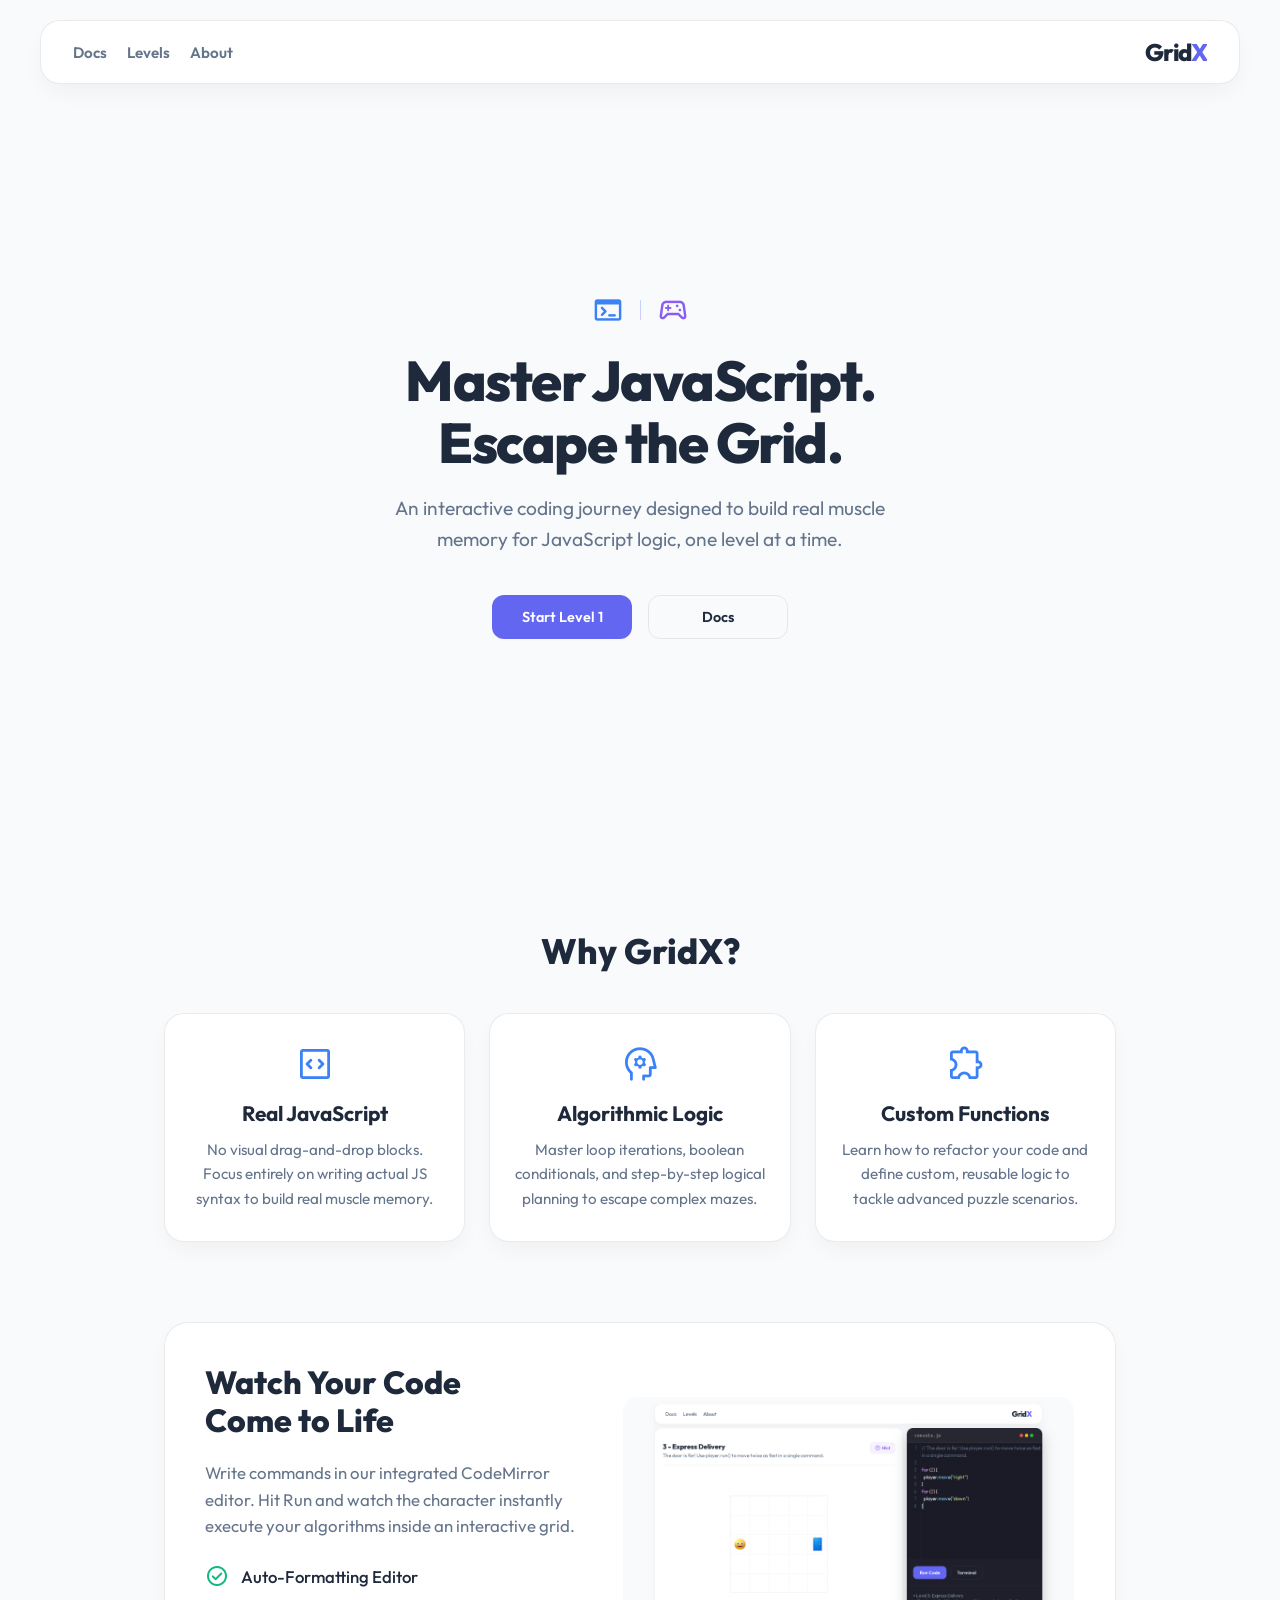
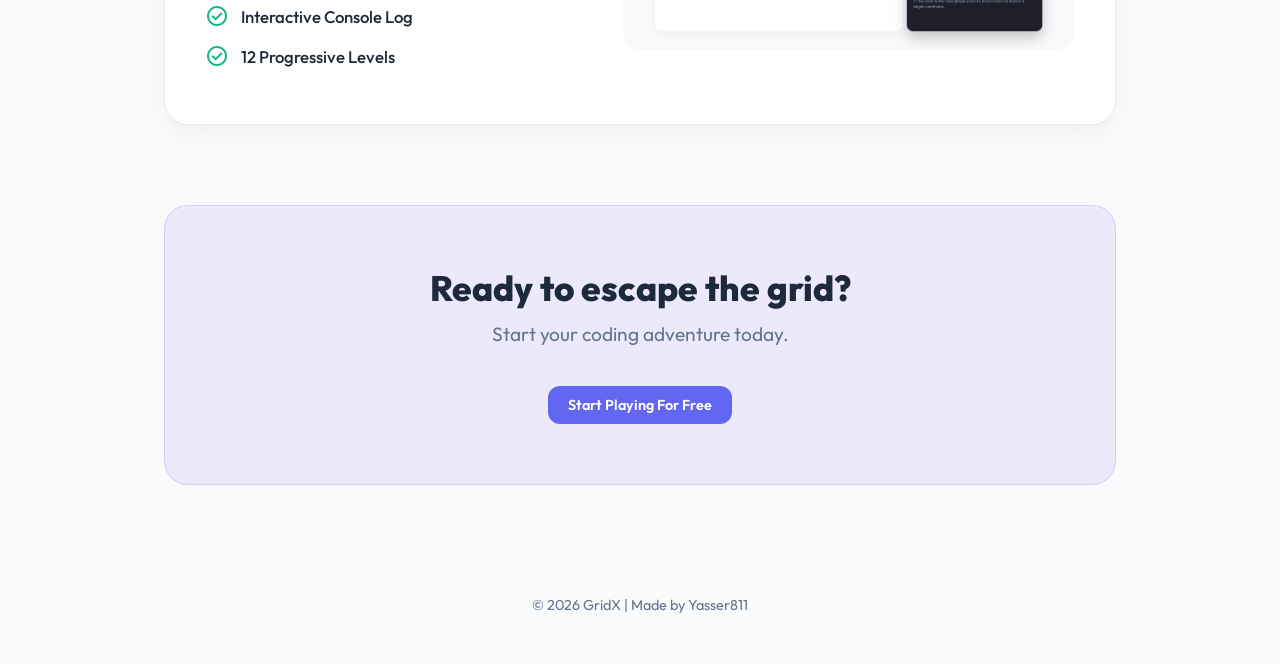
<file: index.html>
<!doctype html>
<html lang="en">
  <head>
    <meta charset="UTF-8" />
    <meta name="viewport" content="width=device-width, initial-scale=1.0" />
    <title>GridX - Welcome</title>
    <link rel="icon" type="image/png" href="imges/logo.png" />
    <link rel="preconnect" href="https://fonts.googleapis.com" />
    <link rel="preconnect" href="https://fonts.gstatic.com" crossorigin />
    <link
      href="https://fonts.googleapis.com/css2?family=Outfit:wght@400;500;600;800&family=IBM+Plex+Sans+Arabic:wght@400;700&display=swap"
      rel="stylesheet"
    />
    <link
      rel="stylesheet"
      href="https://fonts.googleapis.com/css2?family=Material+Symbols+Rounded:opsz,wght,FILL,GRAD@24,400,0,0"
    />
    <link rel="stylesheet" href="./styles/style.css" />
    <link rel="stylesheet" href="./styles/welcome.css" />
  </head>
  <body class="welcome-page">
    <div class="welcome-container">
      <!-- Navbar -->
      <header class="glass shared-header">
        <button class="menu-toggle" id="menu-toggle">
          <span class="bar"></span>
          <span class="bar"></span>
          <span class="bar"></span>
        </button>
        <div class="header-controls" id="nav-links">
          <a href="commands.html" class="nav-link">Docs</a>
          <a href="levels.html" class="nav-link">Levels</a>
          <a href="about.html" class="nav-link">About</a>
        </div>
        <div class="logo">
          <span class="grid">Grid</span><span class="x">X</span>
        </div>
      </header>

      <!-- Hero Section -->
      <section class="hero-simple">
        <div class="hero-content">
          <div class="hero-fusion-simple">
            <span class="material-symbols-rounded icon-hero">terminal</span>
            <span class="icon-divider"></span>
            <span class="material-symbols-rounded icon-hero"
              >sports_esports</span
            >
          </div>

          <h1 class="hero-title-simple">
            Master JavaScript.<br />
            Escape the Grid.
          </h1>

          <p class="hero-subtitle-simple">
            An interactive coding journey designed to build real muscle memory
            for JavaScript logic, one level at a time.
          </p>

          <div class="hero-actions-simple">
            <a href="game.html" class="btn btn-primary btn-hero-width">
              Start Level 1
            </a>
            <a href="commands.html" class="btn btn-outline btn-hero-width">
              Docs
            </a>
          </div>
        </div>
      </section>

      <main class="landing-blocks">
        <!-- Features Section -->
        <section class="features-section">
          <h2 class="section-heading">Why GridX?</h2>
          <div class="features-grid">
            <div class="feature-box glass">
              <span class="material-symbols-rounded fb-icon">code_blocks</span>
              <h3>Real JavaScript</h3>
              <p>
                No visual drag-and-drop blocks. Focus entirely on writing actual
                JS syntax to build real muscle memory.
              </p>
            </div>
            <div class="feature-box glass">
              <span class="material-symbols-rounded fb-icon">psychology</span>
              <h3>Algorithmic Logic</h3>
              <p>
                Master loop iterations, boolean conditionals, and step-by-step
                logical planning to escape complex mazes.
              </p>
            </div>
            <div class="feature-box glass">
              <span class="material-symbols-rounded fb-icon">extension</span>
              <h3>Custom Functions</h3>
              <p>
                Learn how to refactor your code and define custom, reusable
                logic to tackle advanced puzzle scenarios.
              </p>
            </div>
          </div>
        </section>

        <!-- Showcase Section with the Gameplay Image -->
        <section class="showcase-section">
          <div class="showcase-content glass">
            <div class="showcase-text">
              <h2>Watch Your Code<br />Come to Life</h2>
              <p>
                Write commands in our integrated CodeMirror editor. Hit Run and
                watch the character instantly execute your algorithms inside an
                interactive grid.
              </p>
              <ul class="benefits">
                <li>
                  <span class="material-symbols-rounded text-green"
                    >check_circle</span
                  >
                  Auto-Formatting Editor
                </li>
                <li>
                  <span class="material-symbols-rounded text-green"
                    >check_circle</span
                  >
                  Interactive Console Log
                </li>
                <li>
                  <span class="material-symbols-rounded text-green"
                    >check_circle</span
                  >
                  12 Progressive Levels
                </li>
              </ul>
            </div>
            <div class="showcase-image">
              <img
                src="imges/gameplay.png"
                alt="GridX Gameplay Preview"
                class="gameplay-mockup"
              />
            </div>
          </div>
        </section>

        <!-- Final CTA -->
        <section class="cta-section">
          <h2>Ready to escape the grid?</h2>
          <p class="cta-desc">Start your coding adventure today.</p>
          <a
            href="game.html"
            class="btn btn-primary btn-large"
            style="display: inline-flex; margin-top: 10px"
          >
            Start Playing For Free
          </a>
        </section>
      </main>

      <footer>
        <p>&copy; 2026 GridX | Made by Yasser811</p>
      </footer>
    </div>
    <script src="scripts/nav.js"></script>
  </body>
</html>
</file>
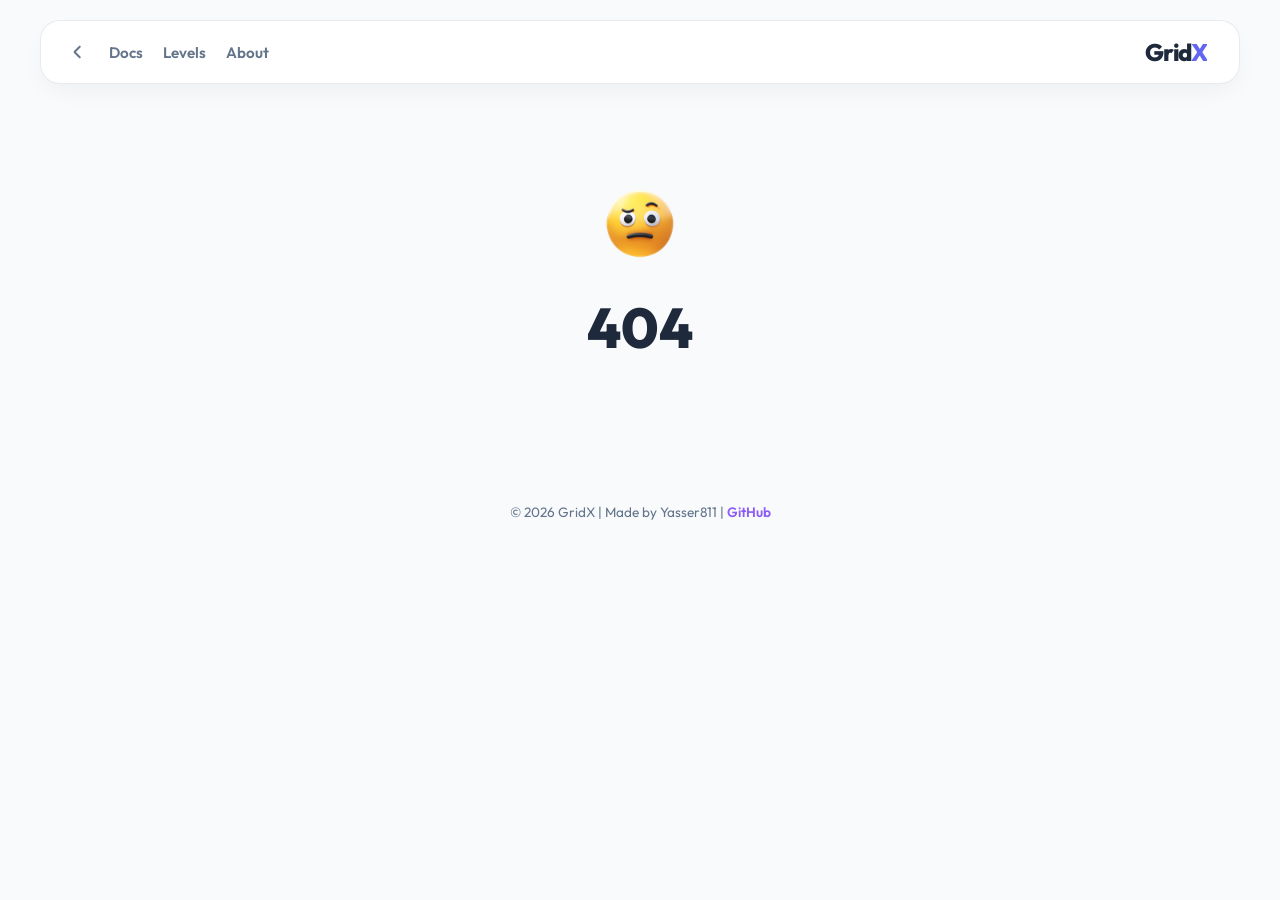
<file: about.html>
<!doctype html>
<html lang="en">
  <head>
    <meta charset="UTF-8" />
    <meta name="viewport" content="width=device-width, initial-scale=1.0" />
    <title>GridX - About</title>
    <link rel="icon" type="image/png" href="imges/logo.png" />
    <link rel="preconnect" href="https://fonts.googleapis.com" />
    <link rel="preconnect" href="https://fonts.gstatic.com" crossorigin />
    <link
      href="https://fonts.googleapis.com/css2?family=Outfit:wght@400;600;800&family=Fira+Code:wght@400;500;600&display=swap"
      rel="stylesheet"
    />
    <link
      rel="stylesheet"
      href="https://fonts.googleapis.com/css2?family=Material+Symbols+Rounded:opsz,wght,FILL,GRAD@24,400,0,0"
    />
    <link rel="stylesheet" href="./styles/style.css" />
    <link rel="stylesheet" href="./styles/about.css" />
  </head>
  <body class="about-page">
    <div class="about-container">
      <header class="glass shared-header">
        <button class="menu-toggle" id="menu-toggle">
          <span class="bar"></span>
          <span class="bar"></span>
          <span class="bar"></span>
        </button>
        <div class="header-controls" id="nav-links">
          <span
            class="material-symbols-rounded nav-link"
            style="font-size: 1rem; cursor: pointer;"
            onclick="window.history.back()"
            >arrow_back_ios</span
          >
          <a href="commands.html" class="nav-link">Docs</a>
          <a href="levels.html" class="nav-link">Levels</a>
          <a href="about.html" class="nav-link">About</a>
        </div>
        <div class="logo"><span class="grid">Grid</span><span class="x">X</span></div>
      </header>

      <main class="about-main">
        <section class="about-hero">
          <div class="hero-image">
            <img
              src="imges/player-lost.png"
              alt="GridX"
              width="80"
              height="80"
            />
          </div>
          <h1>404</h1>
        </section>

        <footer>
          <p>
            &copy; 2026 GridX | Made by Yasser811 |
            <a href="https://github.com/yasser8111" class="footer-link"
              >GitHub</a
            >
          </p>
        </footer>
      </main>
    </div>
    <script src="scripts/nav.js"></script>
  </body>
</html>
</file>
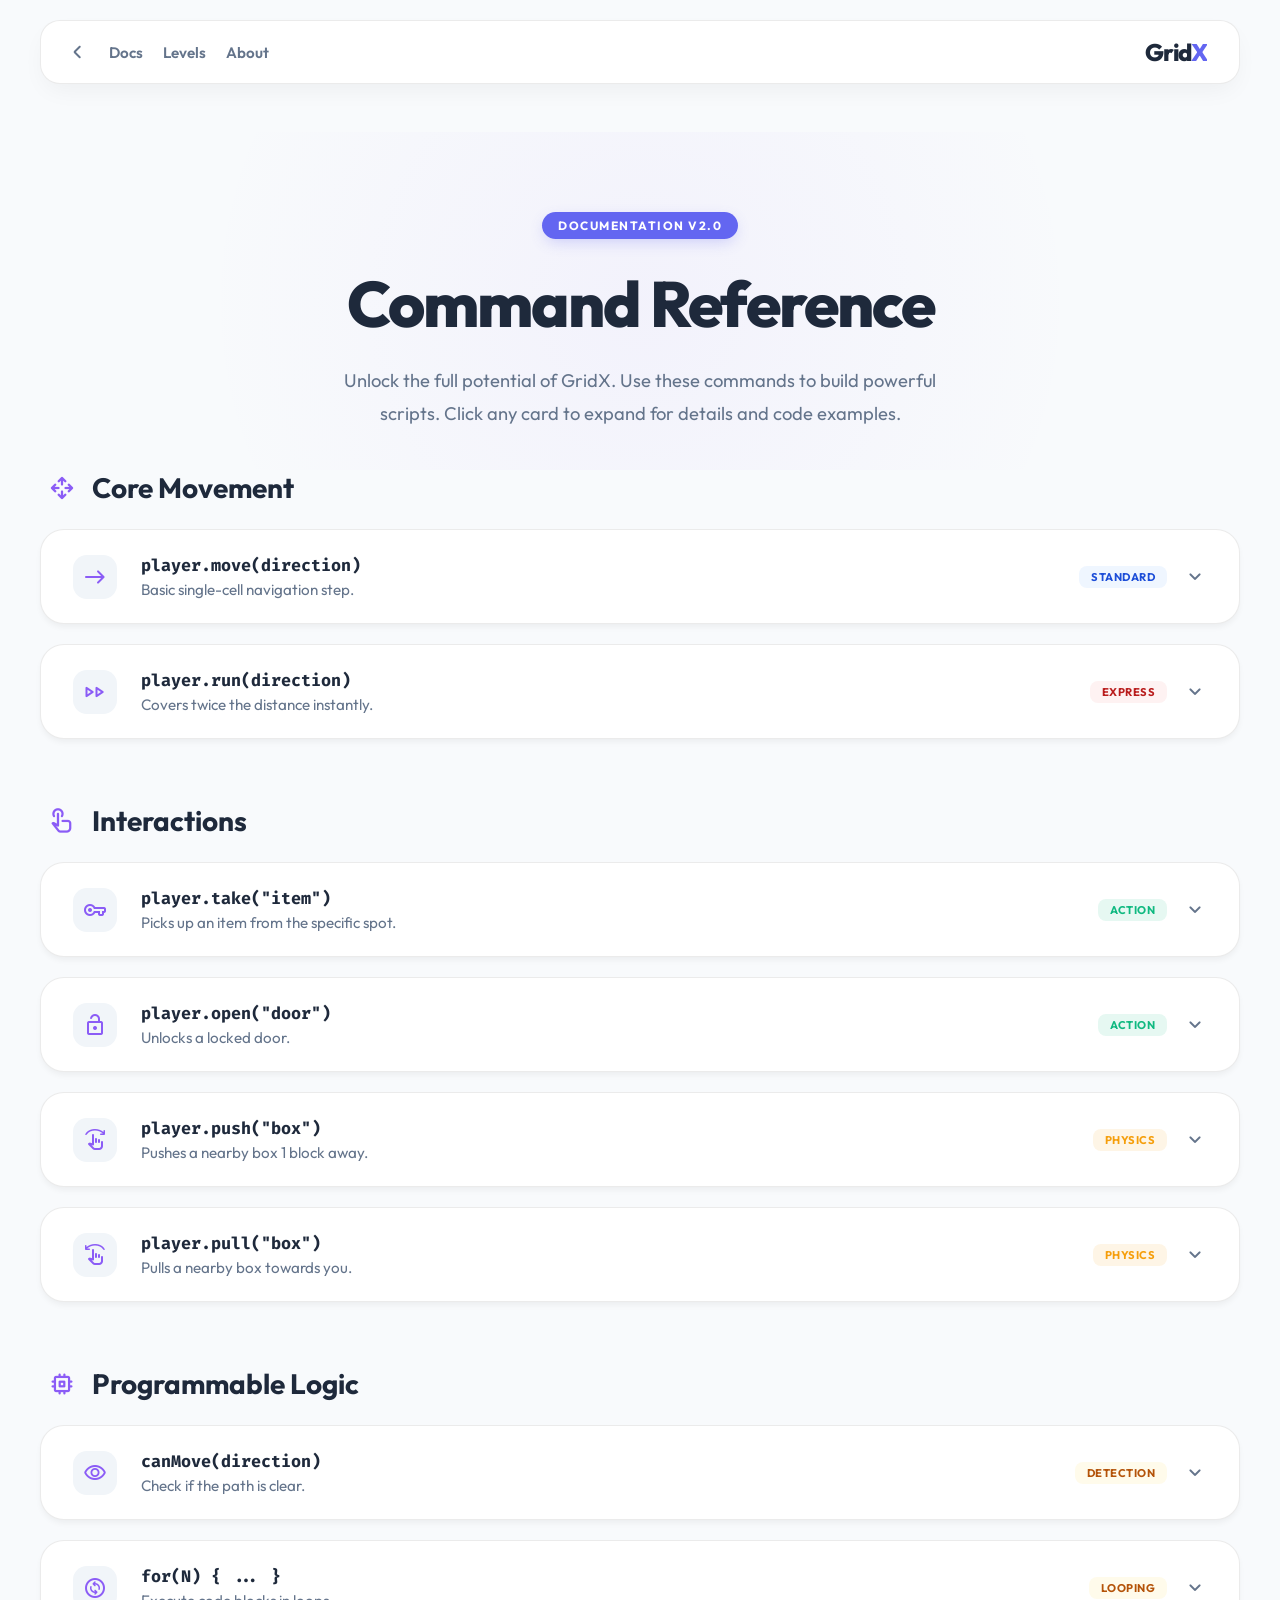
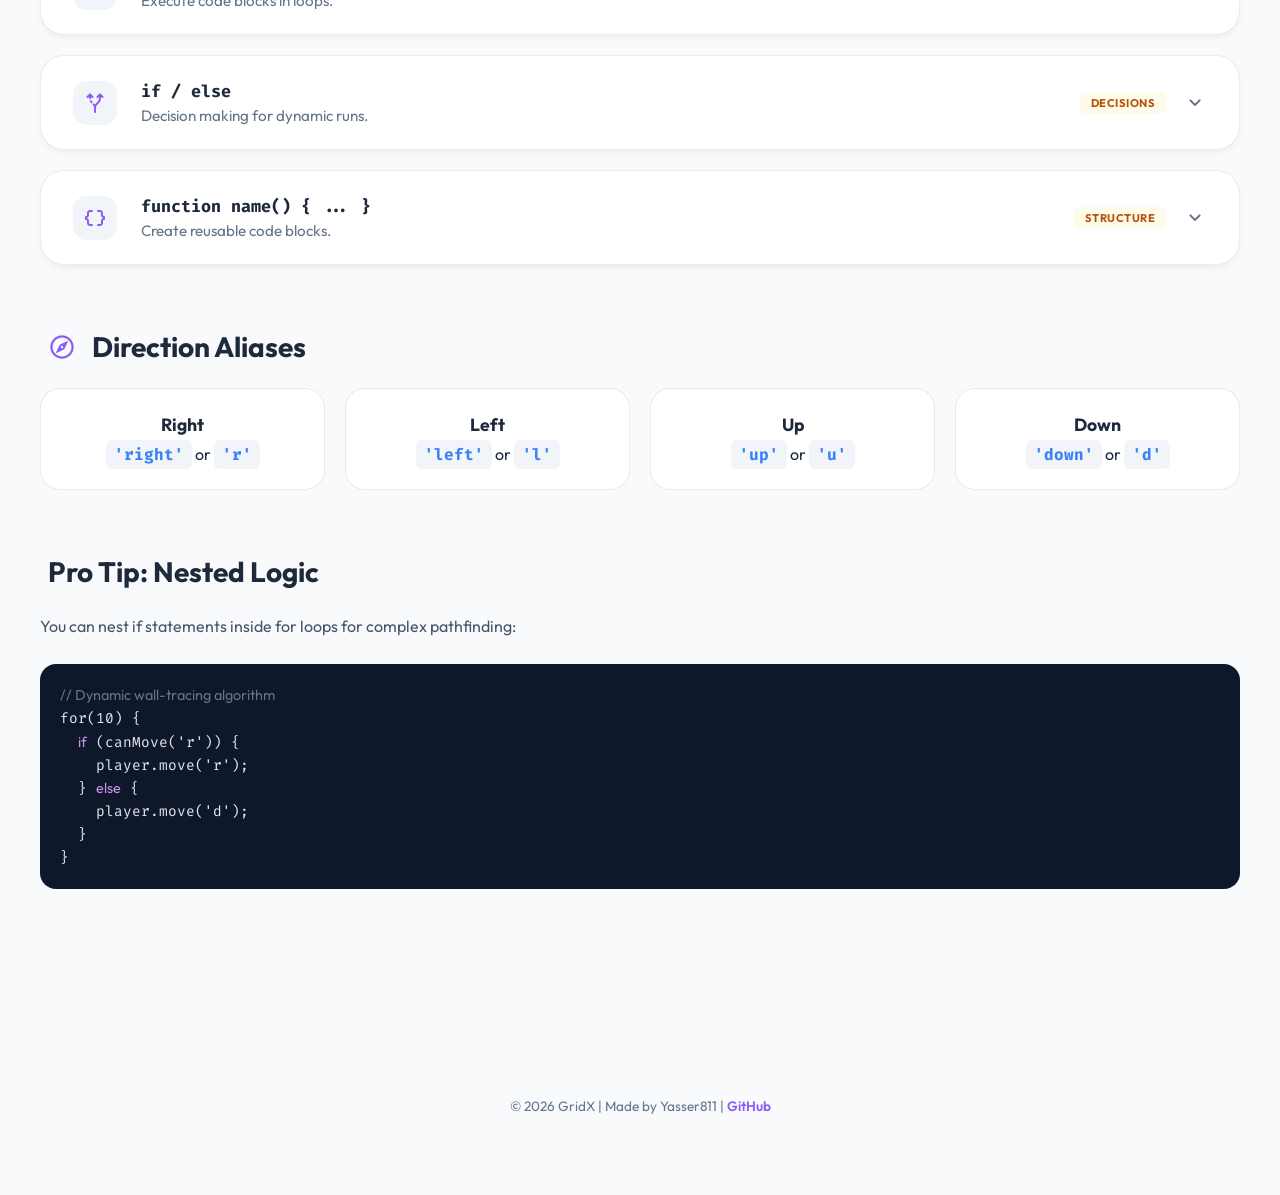
<file: commands.html>
<!doctype html>
<html lang="en">
  <head>
    <meta charset="UTF-8" />
    <meta name="viewport" content="width=device-width, initial-scale=1.0" />
    <title>GridX - Commands</title>
    <link rel="icon" type="image/png" href="imges/logo.png" />
    <link rel="preconnect" href="https://fonts.googleapis.com" />
    <link rel="preconnect" href="https://fonts.gstatic.com" crossorigin />
    <link
      href="https://fonts.googleapis.com/css2?family=Outfit:wght@400;500;600;700;800&family=Fira+Code:wght@400;500;600&display=swap"
      rel="stylesheet"
    />
    <link
      rel="stylesheet"
      href="https://fonts.googleapis.com/css2?family=Material+Symbols+Rounded:opsz,wght,FILL,GRAD@24,400,0,0"
    />
    <link rel="stylesheet" href="./styles/style.css" />
    <link rel="stylesheet" href="./styles/commands.css" />
  </head>
  <body class="docs-page">
    <div class="docs-container">
      <header class="glass shared-header">
        <button class="menu-toggle" id="menu-toggle">
          <span class="bar"></span>
          <span class="bar"></span>
          <span class="bar"></span>
        </button>
        <div class="header-controls" id="nav-links">
          <span
            class="material-symbols-rounded nav-link"
            style="font-size: 1rem; cursor: pointer"
            onclick="window.history.back()"
            >arrow_back_ios</span
          >
          <a href="commands.html" class="nav-link">Docs</a>
          <a href="levels.html" class="nav-link">Levels</a>
          <a href="about.html" class="nav-link">About</a>
        </div>
        <div class="logo">
          <span class="grid">Grid</span><span class="x">X</span>
        </div>
      </header>

      <main class="docs-main">
        <!-- Hero Section -->
        <section class="hero-section">
          <div class="title-badge">Documentation v2.0</div>
          <h1>Command Reference</h1>
          <p class="lead">
            Unlock the full potential of GridX. Use these commands to build
            powerful scripts. Click any card to expand for details and code
            examples.
          </p>
        </section>

        <!-- Movement Section -->
        <section class="api-section">
          <h2 class="section-title">
            <span class="material-symbols-rounded">open_with</span>
            Core Movement
          </h2>
          <div class="command-list">
            <details class="command-row">
              <summary>
                <div class="cmd-info">
                  <div class="cmd-icon">
                    <span class="material-symbols-rounded">east</span>
                  </div>
                  <div class="cmd-meta-header">
                    <span class="cmd-syntax">player.move(direction)</span>
                    <span class="cmd-brief"
                      >Basic single-cell navigation step.</span
                    >
                  </div>
                </div>
                <div class="cmd-actions">
                  <span class="cmd-type-badge type-std">Standard</span>
                  <span class="material-symbols-rounded cmd-arrow"
                    >expand_more</span
                  >
                </div>
              </summary>
              <div class="cmd-details">
                <p class="detail-text">
                  Moves the player exactly one grid unit. If the move is invalid
                  (e.g. hitting a wall), the execution will crash and stop.
                  Supports both full names and shorthands.
                </p>
                <div class="code-wrapper">
                  <pre>player.move('right'); <span style="color: #64748b;">// Full version</span>
player.move('u');     <span style="color: #64748b;">// Shorthand for Up</span></pre>
                </div>
              </div>
            </details>

            <details class="command-row">
              <summary>
                <div class="cmd-info">
                  <div class="cmd-icon">
                    <span class="material-symbols-rounded">fast_forward</span>
                  </div>
                  <div class="cmd-meta-header">
                    <span class="cmd-syntax">player.run(direction)</span>
                    <span class="cmd-brief"
                      >Covers twice the distance instantly.</span
                    >
                  </div>
                </div>
                <div class="cmd-actions">
                  <span class="cmd-type-badge type-fast">Express</span>
                  <span class="material-symbols-rounded cmd-arrow"
                    >expand_more</span
                  >
                </div>
              </summary>
              <div class="cmd-details">
                <p class="detail-text">
                  A high-speed alternative that moves the character two cells in
                  a single command. Equivalent to calling
                  <code>move()</code> twice.
                </p>
                <div class="code-wrapper">
                  <pre>player.run('down');
player.run('l'); <span style="color: #64748b;">// Fast left navigation</span></pre>
                </div>
              </div>
            </details>
          </div>
        </section>

        <!-- Interaction Section -->
        <section class="api-section">
          <h2 class="section-title">
            <span class="material-symbols-rounded">touch_app</span>
            Interactions
          </h2>
          <div class="command-list">
            <details class="command-row">
              <summary>
                <div class="cmd-info">
                  <div class="cmd-icon">
                    <span class="material-symbols-rounded">vpn_key</span>
                  </div>
                  <div class="cmd-meta-header">
                    <span class="cmd-syntax">player.take("item")</span>
                    <span class="cmd-brief"
                      >Picks up an item from the specific spot.</span
                    >
                  </div>
                </div>
                <div class="cmd-actions">
                  <span
                    class="cmd-type-badge type-logic"
                    style="
                      background: rgba(16, 185, 129, 0.1);
                      color: #10b981;
                      border-color: rgba(16, 185, 129, 0.3);
                    "
                    >Action</span
                  >
                  <span class="material-symbols-rounded cmd-arrow"
                    >expand_more</span
                  >
                </div>
              </summary>
              <div class="cmd-details">
                <p class="detail-text">
                  Used to collect items (like keys) that are on the same cell as
                  the player.
                </p>
                <div class="code-wrapper">
                  <pre>player.take('key'); <span style="color: #64748b;">// Picks up the key</span></pre>
                </div>
              </div>
            </details>

            <details class="command-row">
              <summary>
                <div class="cmd-info">
                  <div class="cmd-icon">
                    <span class="material-symbols-rounded">lock_open</span>
                  </div>
                  <div class="cmd-meta-header">
                    <span class="cmd-syntax">player.open("door")</span>
                    <span class="cmd-brief">Unlocks a locked door.</span>
                  </div>
                </div>
                <div class="cmd-actions">
                  <span
                    class="cmd-type-badge type-logic"
                    style="
                      background: rgba(16, 185, 129, 0.1);
                      color: #10b981;
                      border-color: rgba(16, 185, 129, 0.3);
                    "
                    >Action</span
                  >
                  <span class="material-symbols-rounded cmd-arrow"
                    >expand_more</span
                  >
                </div>
              </summary>
              <div class="cmd-details">
                <p class="detail-text">
                  Opens a locked door. You must be adjacent to the door or
                  directly on it, and have already collected a key.
                </p>
                <div class="code-wrapper">
                  <pre>player.open('door');</pre>
                </div>
              </div>
            </details>

            <details class="command-row">
              <summary>
                <div class="cmd-info">
                  <div class="cmd-icon">
                    <span class="material-symbols-rounded">swipe_right</span>
                  </div>
                  <div class="cmd-meta-header">
                    <span class="cmd-syntax">player.push("box")</span>
                    <span class="cmd-brief"
                      >Pushes a nearby box 1 block away.</span
                    >
                  </div>
                </div>
                <div class="cmd-actions">
                  <span
                    class="cmd-type-badge type-logic"
                    style="
                      background: rgba(245, 158, 11, 0.1);
                      color: #f59e0b;
                      border-color: rgba(245, 158, 11, 0.3);
                    "
                    >Physics</span
                  >
                  <span class="material-symbols-rounded cmd-arrow"
                    >expand_more</span
                  >
                </div>
              </summary>
              <div class="cmd-details">
                <p class="detail-text">
                  If you are standing directly next to a box, this pushes the
                  box 1 space away from you. Box cannot be pushed into walls or
                  boundaries.
                </p>
                <div class="code-wrapper">
                  <pre>player.push('box');</pre>
                </div>
              </div>
            </details>

            <details class="command-row">
              <summary>
                <div class="cmd-info">
                  <div class="cmd-icon">
                    <span class="material-symbols-rounded">swipe_left</span>
                  </div>
                  <div class="cmd-meta-header">
                    <span class="cmd-syntax">player.pull("box")</span>
                    <span class="cmd-brief"
                      >Pulls a nearby box towards you.</span
                    >
                  </div>
                </div>
                <div class="cmd-actions">
                  <span
                    class="cmd-type-badge type-logic"
                    style="
                      background: rgba(245, 158, 11, 0.1);
                      color: #f59e0b;
                      border-color: rgba(245, 158, 11, 0.3);
                    "
                    >Physics</span
                  >
                  <span class="material-symbols-rounded cmd-arrow"
                    >expand_more</span
                  >
                </div>
              </summary>
              <div class="cmd-details">
                <p class="detail-text">
                  If you are standing directly next to a box, you take a step
                  backward and drag the box into the space you just left.
                </p>
                <div class="code-wrapper">
                  <pre>player.pull('box');</pre>
                </div>
              </div>
            </details>
          </div>
        </section>

        <!-- Logic Section -->
        <section class="api-section">
          <h2 class="section-title">
            <span class="material-symbols-rounded">memory</span>
            Programmable Logic
          </h2>
          <div class="command-list">
            <details class="command-row">
              <summary>
                <div class="cmd-info">
                  <div class="cmd-icon">
                    <span class="material-symbols-rounded">visibility</span>
                  </div>
                  <div class="cmd-meta-header">
                    <span class="cmd-syntax">canMove(direction)</span>
                    <span class="cmd-brief">Check if the path is clear.</span>
                  </div>
                </div>
                <div class="cmd-actions">
                  <span class="cmd-type-badge type-logic">Detection</span>
                  <span class="material-symbols-rounded cmd-arrow"
                    >expand_more</span
                  >
                </div>
              </summary>
              <div class="cmd-details">
                <p class="detail-text">
                  Returns <code>true</code> if the cell in the specified
                  direction is within the grid boundaries and accessible. Use it
                  to avoid crashing.
                </p>
                <div class="code-wrapper">
                  <pre><span style="color: #c792ea;">if</span> (canMove('right')) {
  player.move('right');
}</pre>
                </div>
              </div>
            </details>

            <details class="command-row">
              <summary>
                <div class="cmd-info">
                  <div class="cmd-icon">
                    <span class="material-symbols-rounded">change_circle</span>
                  </div>
                  <div class="cmd-meta-header">
                    <span class="cmd-syntax">for(N) { ... }</span>
                    <span class="cmd-brief">Execute code blocks in loops.</span>
                  </div>
                </div>
                <div class="cmd-actions">
                  <span class="cmd-type-badge type-logic">Looping</span>
                  <span class="material-symbols-rounded cmd-arrow"
                    >expand_more</span
                  >
                </div>
              </summary>
              <div class="cmd-details">
                <p class="detail-text">
                  A high-level loop command that repeats all instructions inside
                  the curly braces <code>N</code> times. This keeps your code
                  clean and manageable.
                </p>
                <div class="code-wrapper">
                  <pre>
for(5) {
  player.move('r');
  player.move('d');
}</pre
                  >
                </div>
              </div>
            </details>

            <details class="command-row">
              <summary>
                <div class="cmd-info">
                  <div class="cmd-icon">
                    <span class="material-symbols-rounded">alt_route</span>
                  </div>
                  <div class="cmd-meta-header">
                    <span class="cmd-syntax">if / else</span>
                    <span class="cmd-brief"
                      >Decision making for dynamic runs.</span
                    >
                  </div>
                </div>
                <div class="cmd-actions">
                  <span class="cmd-type-badge type-logic">Decisions</span>
                  <span class="material-symbols-rounded cmd-arrow"
                    >expand_more</span
                  >
                </div>
              </summary>
              <div class="cmd-details">
                <p class="detail-text">
                  Control the flow of your script based on conditions. The
                  <code>else</code> block is optional and executes if the
                  condition is <code>false</code>.
                </p>
                <div class="code-wrapper">
                  <pre><span style="color: #c792ea;">if</span> (canMove('up')) {
  player.move('u');
} <span style="color: #c792ea;">else</span> {
  player.move('r'); 
}</pre>
                </div>
              </div>
            </details>

            <details class="command-row">
              <summary>
                <div class="cmd-info">
                  <div class="cmd-icon">
                    <span class="material-symbols-rounded">data_object</span>
                  </div>
                  <div class="cmd-meta-header">
                    <span class="cmd-syntax">function name() { ... }</span>
                    <span class="cmd-brief">Create reusable code blocks.</span>
                  </div>
                </div>
                <div class="cmd-actions">
                  <span class="cmd-type-badge type-logic">Structure</span>
                  <span class="material-symbols-rounded cmd-arrow"
                    >expand_more</span
                  >
                </div>
              </summary>
              <div class="cmd-details">
                <p class="detail-text">
                  Define custom functions to group commands together. Call your
                  function anywhere in the script to avoid repeating code.
                </p>
                <div class="code-wrapper">
                  <pre><span style="color: #c792ea;">function</span> moveAngle() {
  player.move('r');
  player.move('d');
}

moveAngle();</pre>
                </div>
              </div>
            </details>
          </div>
        </section>

        <!-- Directions Section -->
        <section class="aliases-section">
          <h2 class="section-title">
            <span class="material-symbols-rounded">explore</span>
            Direction Aliases
          </h2>
          <div class="aliases-grid">
            <div class="alias-card">
              <h3>Right</h3>
              <code>'right'</code> or <code>'r'</code>
            </div>
            <div class="alias-card">
              <h3>Left</h3>
              <code>'left'</code> or <code>'l'</code>
            </div>
            <div class="alias-card">
              <h3>Up</h3>
              <code>'up'</code> or <code>'u'</code>
            </div>
            <div class="alias-card">
              <h3>Down</h3>
              <code>'down'</code> or <code>'d'</code>
            </div>
          </div>
        </section>

        <!-- Advanced Scenario -->
        <section class="example-footer">
          <h2 class="section-title">Pro Tip: Nested Logic</h2>
          <p class="detail-text">
            You can nest <code>if</code> statements inside
            <code>for</code> loops for complex pathfinding:
          </p>
          <div class="code-wrapper">
            <pre><span style="color: #64748b;">// Dynamic wall-tracing algorithm</span>
for(10) {
  <span style="color: #c792ea;">if</span> (canMove('r')) {
    player.move('r');
  } <span style="color: #c792ea;">else</span> {
    player.move('d');
  }
}</pre>
          </div>
        </section>
      </main>

      <footer>
        <p>
          &copy; 2026 GridX | Made by Yasser811 |
          <a href="https://github.com/yasser8111" class="footer-link">GitHub</a>
        </p>
      </footer>
    </div>

    <!-- Scripts -->
    <script src="scripts/nav.js"></script>
    <script>
      // Single-open accordion logic
      const details = document.querySelectorAll("details.command-row");
      details.forEach((targetDetail) => {
        targetDetail.addEventListener("click", (e) => {
          if (!targetDetail.hasAttribute("open")) {
            details.forEach((detail) => {
              if (detail !== targetDetail) {
                detail.removeAttribute("open");
              }
            });
          }
        });
      });
    </script>
  </body>
</html>
</file>
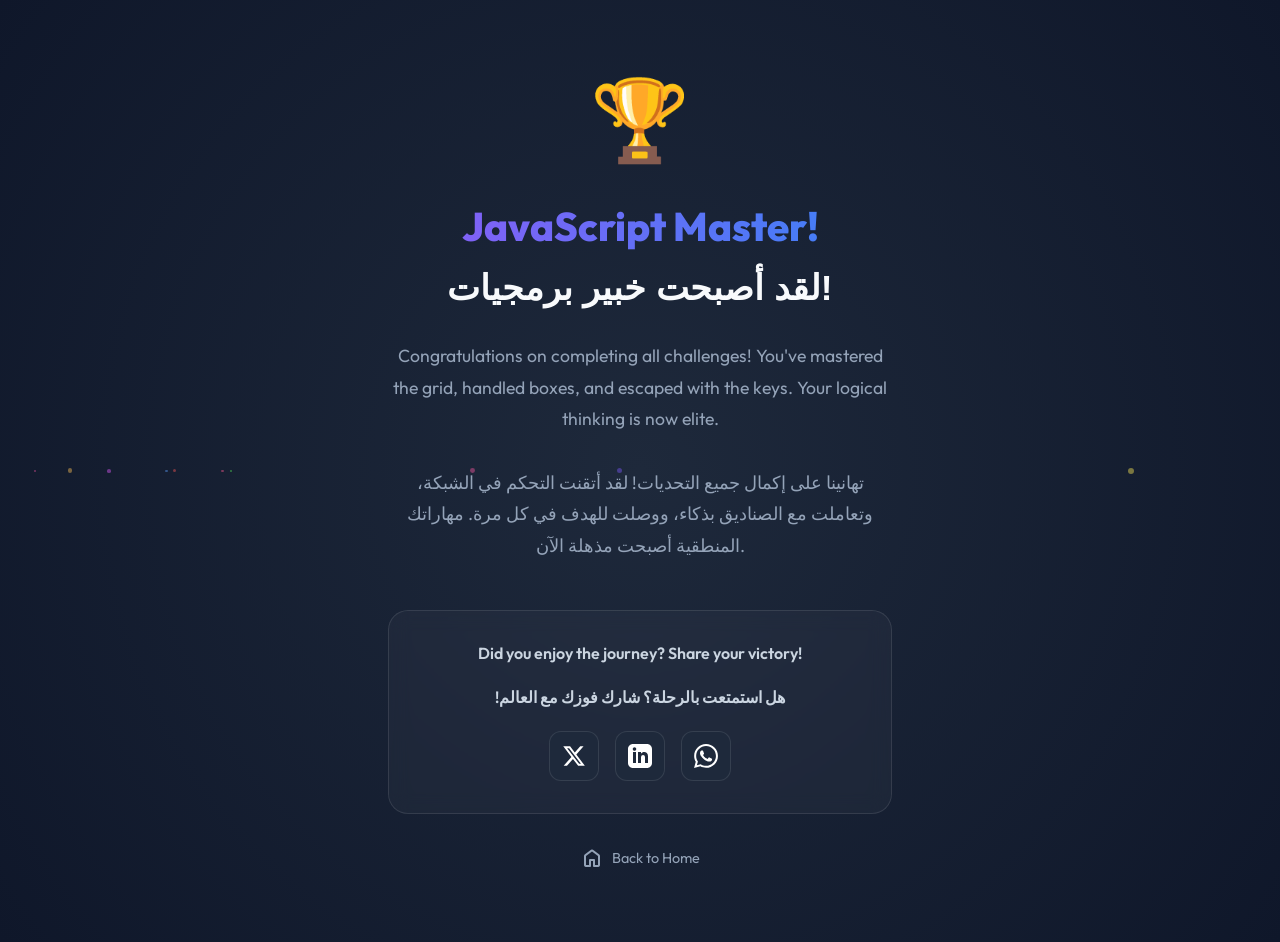
<file: congratulations.html>
<!DOCTYPE html>
<html lang="en">
<head>
    <meta charset="UTF-8">
    <meta name="viewport" content="width=device-width, initial-scale=1.0">
    <title>GridX - Victory</title>
    <link rel="icon" type="image/png" href="imges/logo.png">
    <link rel="preconnect" href="https://fonts.googleapis.com">
    <link rel="preconnect" href="https://fonts.gstatic.com" crossorigin>
    <link href="https://fonts.googleapis.com/css2?family=Outfit:wght@400;600;800&family=IBM+Plex+Sans+Arabic:wght@400;700&display=swap" rel="stylesheet">
    <link rel="stylesheet" href="https://fonts.googleapis.com/css2?family=Material+Symbols+Rounded:opsz,wght,FILL,GRAD@24,400,0,0" />
    <link rel="stylesheet" href="styles/style.css">
    <style>
        body {
            background: #0f172a;
            color: white;
            min-height: 100vh;
            display: flex;
            align-items: center;
            justify-content: center;
            overflow: hidden;
            background: radial-gradient(circle at center, #1e293b 0%, #0f172a 100%);
        }

        .congrats-card {
            text-align: center;
            max-width: 600px;
            padding: 3rem;
            animation: slideUp 0.8s cubic-bezier(0.4, 0, 0.2, 1);
        }

        @keyframes slideUp {
            from { opacity: 0; transform: translateY(40px) scale(0.9); }
            to { opacity: 1; transform: translateY(0) scale(1); }
        }

        .emoji-blast {
            font-size: 5rem;
            margin-bottom: 2rem;
            display: inline-block;
            animation: bounce 2s infinite;
        }

        @keyframes bounce {
            0%, 100% { transform: translateY(0); }
            50% { transform: translateY(-20px); }
        }

        .title-en {
            font-family: 'Outfit', sans-serif;
            font-size: 2.5rem;
            font-weight: 800;
            margin-bottom: 1rem;
            background: linear-gradient(to right, #8b5cf6, #3b82f6);
            -webkit-background-clip: text;
            background-clip: text;
            -webkit-text-fill-color: transparent;
        }

        .title-ar {
            font-family: 'IBM+Plex+Sans+Arabic', sans-serif;
            font-size: 2.2rem;
            font-weight: 700;
            margin-bottom: 2rem;
            color: #f8fafc;
        }

        .message {
            color: #94a3b8;
            line-height: 1.8;
            margin-bottom: 3rem;
            font-size: 1.1rem;
        }

        .social-section {
            background: rgba(255, 255, 255, 0.03);
            border: 1px solid rgba(255, 255, 255, 0.1);
            border-radius: 20px;
            padding: 2rem;
            backdrop-filter: blur(10px);
        }

        .social-title {
            margin-bottom: 1.5rem;
            font-weight: 600;
            color: #cbd5e1;
        }

        .social-links {
            display: flex;
            gap: 1rem;
            justify-content: center;
        }

        .social-btn {
            width: 50px;
            height: 50px;
            border-radius: 12px;
            display: flex;
            align-items: center;
            justify-content: center;
            background: #1e293b;
            color: white;
            text-decoration: none;
            transition: all 0.3s ease;
            border: 1px solid rgba(255, 255, 255, 0.1);
        }

        .social-btn:hover {
            transform: translateY(-5px);
            background: #3b82f6;
            box-shadow: 0 10px 15px -3px rgba(59, 130, 246, 0.3);
        }

        .btn-home {
            margin-top: 2rem;
            display: inline-flex;
            align-items: center;
            gap: 0.5rem;
            color: #94a3b8;
            text-decoration: none;
            font-size: 0.9rem;
            transition: color 0.3s;
        }

        .btn-home:hover {
            color: white;
        }

        /* Particles effect simulate */
        .particle {
            position: absolute;
            background: #8b5cf6;
            border-radius: 50%;
            pointer-events: none;
            opacity: 0.5;
            animation: float 5s infinite linear;
        }

        @keyframes float {
            0% { transform: translateY(0) rotate(0deg); opacity: 0; }
            50% { opacity: 0.5; }
            100% { transform: translateY(-100vh) rotate(360deg); opacity: 0; }
        }
    </style>
</head>
<body>
    
    <div class="congrats-card">
        <div class="emoji-blast">🏆</div>
        <h1 class="title-en">JavaScript Master!</h1>
        <h2 class="title-ar">لقد أصبحت خبير برمجيات!</h2>
        
        <p class="message">
            Congratulations on completing all challenges! You've mastered the grid, handled boxes, and escaped with the keys. Your logical thinking is now elite.
            <br><br>
            تهانينا على إكمال جميع التحديات! لقد أتقنت التحكم في الشبكة، وتعاملت مع الصناديق بذكاء، ووصلت للهدف في كل مرة. مهاراتك المنطقية أصبحت مذهلة الآن.
        </p>

        <div class="social-section">
            <p class="social-title">Did you enjoy the journey? Share your victory!</p>
            <p class="social-title" style="direction: rtl;">هل استمتعت بالرحلة؟ شارك فوزك مع العالم!</p>
            
            <div class="social-links">
                <a href="https://twitter.com/intent/tweet?text=I%20just%20completed%20all%20levels%20in%20GridX!%20I%20am%20now%20a%20JavaScript%20master.%20Join%20me!%20#GridX%20#JavaScript" target="_blank" class="social-btn" title="Share on X">
                   <svg width="24" height="24" viewBox="0 0 24 24" fill="currentColor"><path d="M18.244 2.25h3.308l-7.227 8.26 8.502 11.24H16.17l-5.214-6.817L4.99 21.75H1.68l7.73-8.835L1.254 2.25H8.08l4.713 6.231zm-1.161 17.52h1.833L7.084 4.126H5.117z"/></svg>
                </a>
                <a href="https://www.linkedin.com/sharing/share-offsite/?url=https://github.com/yasser8111/GridX" target="_blank" class="social-btn" title="Share on LinkedIn">
                    <svg width="24" height="24" viewBox="0 0 24 24" fill="currentColor"><path d="M19 0h-14c-2.761 0-5 2.239-5 5v14c0 2.761 2.239 5 5 5h14c2.761 0 5-2.239 5-5v-14c0-2.761-2.239-5-5-5zm-11 19h-3v-11h3v11zm-1.5-12.268c-.966 0-1.75-.79-1.75-1.764s.784-1.764 1.75-1.764 1.75.79 1.75 1.764-.783 1.764-1.75 1.764zm13.5 12.268h-3v-5.604c0-3.368-4-3.113-4 0v5.604h-3v-11h3v1.765c1.396-2.586 7-2.777 7 2.476v6.759z"/></svg>
                </a>
                <a href="https://api.whatsapp.com/send?text=I%20just%20completed%20all%20levels%20in%20GridX!%20Check%20it%20out:%20https://github.com/yasser8111/GridX" target="_blank" class="social-btn" title="Share on WhatsApp">
                    <svg width="24" height="24" viewBox="0 0 24 24" fill="currentColor"><path d="M.057 24l1.687-6.163c-1.041-1.804-1.588-3.849-1.587-5.946.003-6.556 5.338-11.891 11.893-11.891 3.181.001 6.167 1.24 8.413 3.488 2.245 2.248 3.481 5.236 3.48 8.414-.003 6.557-5.338 11.892-11.893 11.892-1.99-.001-3.951-.5-5.688-1.448l-6.305 1.654zm6.597-3.807c1.676.995 3.276 1.591 5.392 1.592 5.448 0 9.886-4.434 9.889-9.885.002-5.462-4.415-9.89-9.881-9.892-5.452 0-9.887 4.434-9.889 9.884-.001 2.225.651 3.891 1.746 5.634l-.999 3.648 3.742-.981zm11.387-5.464c-.074-.124-.272-.198-.57-.347-.297-.149-1.758-.868-2.031-.967-.272-.099-.47-.149-.669.149-.198.297-.768.967-.941 1.165-.173.198-.347.223-.644.074-.297-.149-1.255-.462-2.39-1.475-.883-.788-1.48-1.761-1.653-2.059-.173-.297-.018-.458.13-.606.134-.133.298-.347.446-.521.151-.172.2-.296.3-.495.099-.198.05-.372-.025-.521-.075-.148-.669-1.611-.916-2.206-.242-.579-.487-.501-.669-.51l-.57-.01c-.198 0-.52.074-.792.372s-1.04 1.016-1.04 2.479 1.065 2.876 1.213 3.074c.149.198 2.095 3.2 5.076 4.487.709.306 1.263.489 1.694.626.712.226 1.36.194 1.872.118.571-.085 1.758-.719 2.006-1.413.248-.695.248-1.29.173-1.414z"/></svg>
                </a>
            </div>
        </div>

        <a href="index.html" class="btn-home">
            <span class="material-symbols-rounded">home</span>
            Back to Home
        </a>
    </div>

    <script>
        // Simple particles
        function createParticle() {
            const p = document.createElement('div');
            p.className = 'particle';
            p.style.left = Math.random() * 100 + 'vw';
            const size = Math.random() * 5 + 2;
            p.style.width = size + 'px';
            p.style.height = size + 'px';
            p.style.animationDuration = (Math.random() * 3 + 2) + 's';
            p.style.background = `hsl(${Math.random() * 360}, 70%, 60%)`;
            document.body.appendChild(p);
            setTimeout(() => p.remove(), 5000);
        }
        setInterval(createParticle, 200);
    </script>
</body>
</html>
</file>
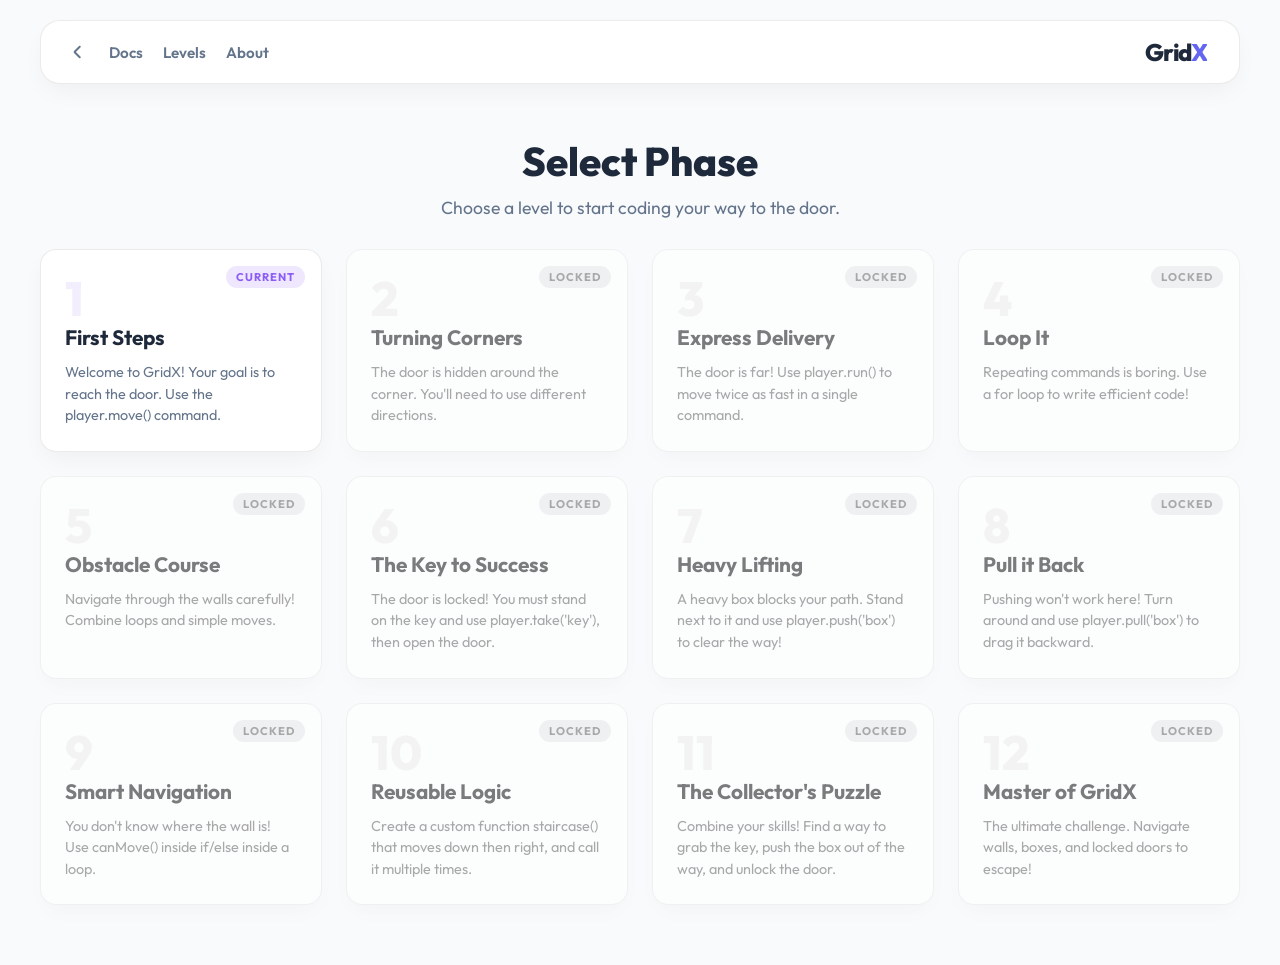
<file: levels.html>
<!doctype html>
<html lang="en">
  <head>
    <meta charset="UTF-8" />
    <meta name="viewport" content="width=device-width, initial-scale=1.0" />
    <title>GridX - Levels</title>
    <link rel="icon" type="image/png" href="imges/logo.png" />
    <meta name="description" content="Select a level to play in GridX." />
    <link rel="preconnect" href="https://fonts.googleapis.com" />
    <link rel="preconnect" href="https://fonts.gstatic.com" crossorigin />
    <link
      href="https://fonts.googleapis.com/css2?family=Outfit:wght@400;600;800&family=IBM+Plex+Sans+Arabic:wght@400;700&display=swap"
      rel="stylesheet"
    />
    <link
      rel="stylesheet"
      href="https://fonts.googleapis.com/css2?family=Material+Symbols+Rounded:opsz,wght,FILL,GRAD@24,400,0,0"
    />
    <link rel="stylesheet" href="./styles/style.css" />
    <link rel="stylesheet" href="./styles/levels.css" />
  </head>
  <body>
    <div id="app" class="levels-app">
      <header class="glass shared-header">
        <button class="menu-toggle" id="menu-toggle">
          <span class="bar"></span>
          <span class="bar"></span>
          <span class="bar"></span>
        </button>
        <div class="header-controls" id="nav-links">
          <span
            class="material-symbols-rounded nav-link"
            style="font-size: 1rem; cursor: pointer;"
            onclick="window.history.back()"
            >arrow_back_ios</span
          >
          <a href="commands.html" class="nav-link">Docs</a>
          <a href="levels.html" class="nav-link">Levels</a>
          <a href="about.html" class="nav-link">About</a>
        </div>
        <div class="logo"><span class="grid">Grid</span><span class="x">X</span></div>
      </header>

      <main class="levels-container">
        <div class="levels-header">
          <h1>Select Phase</h1>
          <p>Choose a level to start coding your way to the door.</p>
        </div>

        <div class="levels-grid" id="levels-grid">
          <!-- Dynamically populated via JS -->
        </div>
      </main>
    </div>

    <!-- Load Game Modules needed for LEVELS data -->
    <script src="scripts/config.js"></script>
    <script src="scripts/levels.js"></script>
    <script>
      document.addEventListener("DOMContentLoaded", async () => {
        const { State, LevelManager } = window.GridX;

        if (LevelManager && LevelManager.init) {
          await LevelManager.init();
        }

        const grid = document.getElementById("levels-grid");
        let currentLevel = 0;

        const saved = localStorage.getItem("gridx_level");
        if (saved !== null) {
          currentLevel = parseInt(saved);
        }

        if (State && State.levels) {
          State.levels.forEach((level, index) => {
            const card = document.createElement("div");
            card.className = "level-card glass";

            // Determine status
            const isUnlocked = index <= currentLevel;
            const isCompleted = index < currentLevel;
            const isCurrent = index === currentLevel;

            card.classList.add(isUnlocked ? "unlocked" : "locked");

            let statusHtml = "";
            if (isCompleted) {
              statusHtml = '<div class="status-badge completed">Completed</div>';
            } else if (isCurrent) {
              statusHtml = '<div class="status-badge current">Current</div>';
            } else {
              statusHtml = '<div class="status-badge locked">Locked</div>';
            }

            card.innerHTML = `
              ${statusHtml}
              <div class="level-card-number">${level.id}</div>
              <h3 class="level-card-title">${level.title}</h3>
              <p class="level-card-desc">${level.description}</p>
            `;

            if (isUnlocked) {
              card.addEventListener("click", () => {
                localStorage.setItem("gridx_level", index);
                window.location.href = "game.html";
              });
            }

            grid.appendChild(card);
          });
        }
      });
    </script>
  </body>
</html>
</file>
<file: styles/style.css>
:root {
  --bg: #f8fafc; /* Clean off-white */
  --surface: #ffffff;
  --glass-bg: rgba(255, 255, 255, 0.7);
  --border-light: rgba(0, 0, 0, 0.08);
  --accent-gradient: linear-gradient(135deg, #6366f1 0%, #6366f1 100%);
  --primary-blue: #3b82f6;
  --primary-purple: #8b5cf6;
  --text-main: #1e293b;
  --text-muted: #64748b;
  --editor-bg: #1a1b26; /* Deep dark for editor */
  --terminal-bg: rgba(255, 255, 255, 0.02);
  --grid-cell-border: rgba(0, 0, 0, 0.05);
  --cell-size: 60px;
  --grid-rows: 8;
  --grid-cols: 8;
}

*,
*::before,
*::after {
  box-sizing: border-box;
  margin: 0;
  padding: 0;
  font-family: "Outfit", sans-serif;
}

/* Scrollbar */
::-webkit-scrollbar {
  width: 10px;
  height: 10px;
}

::-webkit-scrollbar-track {
  background: transparent;
}

::-webkit-scrollbar-thumb {
  background: rgba(139, 92, 246, 0.2);
  border-radius: 20px;
  border: 2px solid transparent;
  background-clip: content-box;
  transition: all 0.3s ease;
}

::-webkit-scrollbar-thumb:hover {
  background: rgba(139, 92, 246, 0.6);
  background-clip: content-box;
}

body {
  background-color: var(--bg);
  color: var(--text-main);
  min-height: 100vh;
  display: flex;
  justify-content: center;
  padding: 20px;
}

#app {
  width: 100%;
  max-width: 1200px;
  height: 90vh;
  display: flex;
  flex-direction: column;
  gap: 12px;
}

.glass {
  background: var(--surface);
  border: 1px solid var(--border-light);
  border-radius: 20px;
  box-shadow: 0 10px 25px -5px rgba(0, 0, 0, 0.05);
}

.shared-header {
  height: 64px;
  padding: 0 32px;
  display: flex;
  align-items: center;
  justify-content: space-between;
}

.header-controls {
  display: flex;
  align-items: center;
  gap: 20px;
}

.nav-link {
  text-decoration: none;
  color: var(--text-muted);
  font-size: 0.95rem;
  font-weight: 600;
  transition: all 0.3s ease;
  display: flex;
  align-items: center;
  gap: 8px;

  & :hover {
    color: var(--primary-purple);
  }
}

.logo {
  font-size: 1.5rem;
  font-weight: 800;
  letter-spacing: -1.2px;

  & .grid {
    color: var(--text-main);
  }

  & .x {
    background: var(--accent-gradient);
    -webkit-background-clip: text;
    background-clip: text;
    -webkit-text-fill-color: transparent;
  }
}

.game-layout {
  flex: 1;
  display: grid;
  grid-template-columns: 1fr 420px;
  gap: 12px;
  min-height: 0;
  position: relative;
}

/* --- Game Grid --- */
#game-panel {
  display: flex;
  flex-direction: column;
  background: #fff;
  overflow: hidden;
  padding: 24px;
}

.game-panel-header {
  display: flex;
  justify-content: space-between;
  align-items: flex-start;
  width: 100%;
  padding: 20px 0;
  height: auto;
  border-bottom: 1px solid var(--border-light);
}

.game-panel-header .header-left .level-title {
  font-size: 1.3rem;
  font-weight: 700;
  color: var(--text-main);
  margin-bottom: 6px;
}

.game-panel-header .header-left .level-desc {
  font-size: 0.95rem;
  color: var(--text-muted);
}

.grid-container {
  display: grid;
  grid-template-columns: repeat(var(--grid-cols), var(--cell-size));
  grid-template-rows: repeat(var(--grid-rows), var(--cell-size));
  border: 1px solid var(--border-light);
  background-image:
    linear-gradient(var(--grid-cell-border) 1px, transparent 1px),
    linear-gradient(90deg, var(--grid-cell-border) 1px, transparent 1px);
  background-size: var(--cell-size) var(--cell-size);
  position: relative;
  flex-shrink: 0;
  margin: auto; /* Center in the column layout */
}

#player {
  width: var(--cell-size);
  height: var(--cell-size);
  display: flex;
  justify-content: center;
  align-items: center;
  position: absolute;
  top: 0;
  left: 0;
  transition: transform 0.5s cubic-bezier(0.4, 0, 0.2, 1);
  z-index: 10;
}

#player img {
  width: calc(var(--cell-size) * 0.7);
  height: calc(var(--cell-size) * 0.7);
  object-fit: contain;
}

/* --- Code Panel --- */
#code-panel {
  display: flex;
  flex-direction: column;
  overflow: hidden;
  background: var(--editor-bg);
  border: none;
  box-shadow: 0 20px 40px rgba(0, 0, 0, 0.2);
}

.editor-header {
  background: rgba(255, 255, 255, 0.05);
  padding: 14px 24px;
  display: flex;
  justify-content: space-between;
  align-items: center;
  border-bottom: 1px solid rgba(255, 255, 255, 0.1);
}

.editor-header h3 {
  font-size: 0.8rem;
  color: rgba(255, 255, 255, 0.5);
  font-family: "Fira Code", monospace;
  letter-spacing: 1px;
}

.status-dot {
  display: flex;
  gap: 6px;
  padding: 4px;
  cursor: pointer;
}

.status-dot .dot {
  width: 10px;
  height: 10px;
  border-radius: 50%;
}

.status-dot .dot:nth-child(1) {
  background: #ff5f57;
}

.status-dot .dot:nth-child(2) {
  background: #febc2e;
}

.status-dot .dot:nth-child(3) {
  background: #28c840;
}

.editor-container {
  flex: 1;
  display: flex;
  background: var(--editor-bg);
  min-height: 0;
  overflow: hidden;
}

/* --- CodeMirror GridX Custom Theme --- */
.cm-s-gridx.CodeMirror {
  flex: 1;
  height: 100%;
  font-family: "Fira Code", "Courier New", monospace !important;
  font-size: 15px !important;
  line-height: 1.5 !important;
  background: transparent !important;
  color: #f8fafc;
}

.cm-s-gridx .CodeMirror-gutters {
  background: transparent !important;
  border-right: 1px solid rgba(255, 255, 255, 0.05) !important;
}

.cm-s-gridx .CodeMirror-linenumber {
  color: #4b5563 !important;
  padding: 0 10px !important;
}

/* Enhanced Syntax Highlighting Colors */
.cm-s-gridx .cm-keyword {
  color: #c792ea;
  font-weight: 600;
} /* Soft Purple */
.cm-s-gridx .cm-string {
  color: #c3e88d;
} /* Mint Green */
.cm-s-gridx .cm-number {
  color: #f78c6c;
} /* Peach/Orange */
.cm-s-gridx .cm-def {
  color: #82aaff;
} /* Soft Blue */
.cm-s-gridx .cm-variable {
  color: #f8fafc;
} /* White/Grey */
.cm-s-gridx .cm-variable-2 {
  color: #f07178;
} /* Soft Red */
.cm-s-gridx .cm-property {
  color: #89ddff;
} /* Cyan */
.cm-s-gridx .cm-operator {
  color: #89ddff;
} /* Cyan */
.cm-s-gridx .cm-comment {
  color: #64748b;
} /* Slate Gray */
.cm-s-gridx .cm-punctuation {
  color: #89ddff;
}

/* Editor State */
.cm-s-gridx .CodeMirror-cursor {
  border-left: 2px solid #00d2ff !important;
}
.cm-s-gridx .CodeMirror-selected {
  background: rgba(0, 210, 255, 0.2) !important;
}
.cm-s-gridx .CodeMirror-line::selection,
.cm-s-gridx .CodeMirror-line > span::selection,
.cm-s-gridx .CodeMirror-line > span > span::selection {
  background: rgba(0, 210, 255, 0.2);
}
.cm-s-gridx .CodeMirror-focused {
  outline: none;
}

/* --- Button System --- */
.btn {
  display: inline-flex;
  align-items: center;
  justify-content: center;
  padding: 10px 20px;
  border-radius: 12px;
  font-size: 0.9rem;
  font-weight: 600;
  text-decoration: none;
  cursor: pointer;
  transition: all 0.2s ease;
  border: 1px solid transparent;
  font-family: inherit;
  gap: 8px;
}

.btn-primary {
  background: var(--accent-gradient);
  color: #fff;
  border: none;
}

.btn-primary:hover {
  opacity: 0.9;
}

.btn-danger {
  background: #ef4444;
  color: #fff;
  border: none;
}

.btn-danger:hover {
  background: #dc2626;
}

.btn-outline {
  background: transparent;
  border: 1px solid var(--border-light);
  color: var(--text-main);
}

.btn-outline:hover {
  background: #f1f5f9;
  border-color: #cbd5e1;
}

/* --- Panel Controls --- */
.panel-controls {
  display: flex;
  gap: 12px;
  padding: 22px 20px;
  background: rgba(255, 255, 255, 0.02);
  border-top: 1px solid rgba(255, 255, 255, 0.05);
}

.panel-controls .btn-primary {
  flex: 0 0 auto;
}

.panel-controls .btn-outline {
  flex: 0 0 auto;
}

.output-log {
  height: 140px;
  background: var(--terminal-bg);
  padding: 20px;
  font-family: "Fira Code", monospace;
  font-size: 13px;
  overflow-y: auto;
  border-top: 1px solid rgba(255, 255, 255, 0.1);
  scrollbar-color: rgba(255, 255, 255, 0.2) transparent;
  transition: all 0.3s ease;
}

.output-log.hidden {
  height: 0;
  padding-block: 0;
  border-top: none;
  overflow: hidden;
}

/* Custom Webkit Scrollbar for Terminal Areas */
.output-log::-webkit-scrollbar,
#code-input::-webkit-scrollbar {
  width: 8px;
  height: 8px;
}

.output-log::-webkit-scrollbar-track,
#code-input::-webkit-scrollbar-track {
  background: transparent;
}

.output-log::-webkit-scrollbar-thumb,
#code-input::-webkit-scrollbar-thumb {
  background: rgba(255, 255, 255, 0.1);
  border-radius: 20px;
  border: 2px solid transparent;
  background-clip: content-box;
}

.output-log::-webkit-scrollbar-thumb:hover,
#code-input::-webkit-scrollbar-thumb:hover {
  background: rgba(255, 255, 255, 0.3);
  background-clip: content-box;
}

.log-info {
  color: #94a3b8;
}
.log-success {
  color: #34d399;
}
.log-error {
  color: #f87171;
}

/* --- Documentation Styles moved to commands.css --- */

/* --- Responsiveness --- */
@media (max-width: 1024px) {
  .game-layout {
    grid-template-columns: 1fr;
    grid-template-rows: auto 480px;
  }
  #app {
    height: auto;
  }
  :root {
    --cell-size: 52px;
  }
}

@media (max-width: 768px) {
  :root {
    --cell-size: 42px;
  }
  .game-layout {
    grid-template-rows: auto 420px;
  }
}

/* --- Hamburger Menu Logic --- */
.menu-toggle {
  display: none;
  flex-direction: column;
  justify-content: space-between;
  width: 24px;
  height: 18px;
  background: transparent;
  border: none;
  cursor: pointer;
  z-index: 100;
}

.menu-toggle .bar {
  height: 2px;
  width: 100%;
  background-color: var(--text-main);
  border-radius: 4px;
  transition:
    transform 0.3s ease,
    opacity 0.3s ease;
}

@media (max-width: 640px) {
  header {
    height: 80px;
    padding: 0 20px;
    flex-direction: row;
    position: relative;
    z-index: 90;
  }

  :root {
    --cell-size: clamp(28px, 10vw, 40px);
  }
  #game-panel {
    justify-content: center;
    align-items: center;
  }

  .menu-toggle {
    display: flex;
  }

  .header-controls {
    position: absolute;
    top: 100%;
    left: 0;
    width: 100%;
    background: var(--surface);
    flex-direction: column;
    padding: 20px;
    gap: 15px;
    align-items: center;
    border: 1px solid var(--border-light);
    border-radius:20px;
    box-shadow: 0 10px 25px -5px rgba(0, 0, 0, 0.1);

    /* Animation State */
    opacity: 0;
    visibility: hidden;
    transform: translateY(-10px);
    transition: all 0.3s ease;
    z-index: 9999;
  }

  .header-controls.active {
    opacity: 1;
    visibility: visible;
    transform: translateY(0);
  }

  /* Hamburger Animation X */
  .menu-toggle.active .bar:nth-child(1) {
    transform: translateY(8px) rotate(45deg);
  }
  .menu-toggle.active .bar:nth-child(2) {
    opacity: 0;
  }
  .menu-toggle.active .bar:nth-child(3) {
    transform: translateY(-8px) rotate(-45deg);
  }
}

/* --- Fullscreen Code Panel (Large Screens Only) --- */
@media (min-width: 1025px) {
  #code-panel.fullscreen {
    position: absolute;
    top: 0;
    left: 0;
    width: 100%;
    height: 100%;
    z-index: 50;
    background: rgba(26, 27, 38, 0.96); /* Dark base, slightly transparent */
    backdrop-filter: blur(
      8px
    ); /* Optional: blurs the grids behind it to look very nice */
  }

  #code-panel.fullscreen .editor-container {
    background: transparent;
  }
}

footer {
  text-align: center;
  padding: 60px 40px;
  color: var(--text-muted);
  font-size: 0.85rem;
}

.footer-link {
  color: var(--primary-purple);
  text-decoration: none;
  font-weight: 600;
  transition: color 0.3s ease;
}

.footer-link:hover {
  color: var(--primary-blue);
}

/* =============================================
   LEVEL SYSTEM STYLES
   ============================================= */

/* --- Level Info Bar --- */
.level-bar {
  display: flex;
  align-items: center;
  gap: 16px;
  padding: 12px 20px;
  border-radius: 16px;
}

.level-info {
  flex: 1;
  min-width: 0;
}

.level-badge {
  display: inline-flex;
  align-items: center;
  gap: 6px;
  margin-bottom: 4px;
}

.level-label {
  font-size: 0.7rem;
  font-weight: 600;
  text-transform: uppercase;
  letter-spacing: 1.5px;
  color: var(--text-muted);
}

.level-number {
  font-size: 0.75rem;
  font-weight: 800;
  color: var(--primary-purple);
  background: rgba(139, 92, 246, 0.1);
  padding: 2px 8px;
  border-radius: 6px;
}

.level-title {
  font-size: 1.05rem;
  font-weight: 700;
  color: var(--text-main);
  line-height: 1.2;
}

.level-desc {
  font-size: 0.8rem;
  color: var(--text-muted);
  margin-top: 2px;
}

/* --- Level Navigation Buttons --- */
.level-nav-btn {
  width: 36px;
  height: 36px;
  border-radius: 10px;
  border: 1px solid var(--border-light);
  background: var(--surface);
  color: var(--text-muted);
  display: flex;
  align-items: center;
  justify-content: center;
  cursor: pointer;
  transition: all 0.2s ease;
  flex-shrink: 0;
}

.level-nav-btn:hover {
  background: #f1f5f9;
  color: var(--primary-purple);
  border-color: rgba(139, 92, 246, 0.3);
}

/* --- Level Dots --- */
.level-dots {
  display: flex;
  gap: 6px;
  align-items: center;
  flex-shrink: 0;
}

.level-dot {
  width: 10px;
  height: 10px;
  border-radius: 50%;
  border: 2px solid var(--border-light);
  background: transparent;
  cursor: pointer;
  transition: all 0.3s ease;
  padding: 0;
}

.level-dot:hover {
  border-color: var(--primary-purple);
  transform: scale(1.3);
}

.level-dot.active {
  background: var(--primary-purple);
  border-color: var(--primary-purple);
  transform: scale(1.2);
  box-shadow: 0 0 8px rgba(139, 92, 246, 0.4);
}

.level-dot.completed {
  background: #34d399;
  border-color: #34d399;
}

/* --- Level Actions --- */
.level-actions {
  flex-shrink: 0;
}

.btn-hint {
  background: rgba(139, 92, 246, 0.08);
  color: var(--primary-purple);
  border: 1px solid rgba(139, 92, 246, 0.15);
  font-size: 0.8rem;
  padding: 8px 14px;
  border-radius: 10px;
  cursor: pointer;
  display: inline-flex;
  align-items: center;
  gap: 6px;
  font-weight: 600;
  font-family: inherit;
  transition: all 0.2s ease;
}

.btn-hint:hover {
  background: rgba(139, 92, 246, 0.15);
  border-color: rgba(139, 92, 246, 0.3);
}

/* --- Grid Elements: Walls, Goals, Items, Boxes --- */
.grid-wall,
.grid-goal,
.grid-item,
.grid-box {
  display: flex;
  justify-content: center;
  align-items: center;
  width: var(--cell-size);
  height: var(--cell-size);
  position: relative;
}

.grid-wall img,
.grid-goal img,
.grid-item img,
.grid-box img {
  width: calc(var(--cell-size) * 0.75);
  height: calc(var(--cell-size) * 0.75);
  object-fit: contain;
}

.grid-wall {
  background: repeating-linear-gradient(
    45deg,
    #f1f5f9,
    #f1f5f9 10px,
    #e2e8f0 10px,
    #e2e8f0 20px
  );
  border-radius: 8px;
  box-shadow: inset 0 0 0 1px rgba(148, 163, 184, 0.2);
}

.grid-box {
  transition:
    opacity 0.5s ease,
    transform 0.5s cubic-bezier(0.4, 0, 0.2, 1),
    grid-column 0.5s cubic-bezier(0.4, 0, 0.2, 1),
    grid-row 0.5s cubic-bezier(0.4, 0, 0.2, 1);
  background: rgba(139, 92, 246, 0.05); /* optional subtle styling */
}

.grid-goal {
  animation: goalPulse 2s ease-in-out infinite;
}

.grid-goal.locked {
  animation: none;
  opacity: 0.7;
}

.grid-item {
  transition:
    opacity 0.4s ease,
    transform 0.4s ease;
  animation: itemFloat 2.5s ease-in-out infinite;
}

@keyframes goalPulse {
  0%,
  100% {
    transform: scale(1);
  }
  50% {
    transform: scale(1.08);
  }
}

@keyframes itemFloat {
  0%,
  100% {
    transform: translateY(0);
  }
  50% {
    transform: translateY(-4px);
  }
}

/* --- Win Overlay --- */
.win-overlay {
  position: fixed;
  inset: 0;
  background: rgba(0, 0, 0, 0.5);
  backdrop-filter: blur(8px);
  display: flex;
  justify-content: center;
  align-items: center;
  z-index: 1000;
  opacity: 0;
  visibility: hidden;
  transition: all 0.4s ease;
}

.win-overlay.active {
  opacity: 1;
  visibility: visible;
}

.win-card {
  text-align: center;
  padding: 48px 56px;
  border-radius: 24px;
  max-width: 400px;
  width: 90%;
  transform: scale(0.8) translateY(30px);
  transition: transform 0.5s cubic-bezier(0.34, 1.56, 0.64, 1);
}

.win-overlay.active .win-card {
  transform: scale(1) translateY(0);
}

.win-emoji {
  font-size: 4rem;
  margin-bottom: 16px;
  animation: bounceIn 0.6s ease;
}

.win-card h2 {
  font-size: 1.6rem;
  font-weight: 800;
  color: var(--text-main);
  margin-bottom: 8px;
}

.win-card p {
  color: var(--text-muted);
  margin-bottom: 24px;
  font-size: 0.95rem;
}

@keyframes bounceIn {
  0% {
    transform: scale(0);
  }
  50% {
    transform: scale(1.2);
  }
  100% {
    transform: scale(1);
  }
}

/* --- Level Bar Responsive --- */
@media (max-width: 768px) {
  .level-bar {
    flex-wrap: wrap;
    gap: 10px;
    padding: 10px 14px;
  }
  .level-dots {
    order: 10;
    width: 100%;
    justify-content: center;
  }
  .level-title {
    font-size: 0.95rem;
  }
  .level-desc {
    font-size: 0.75rem;
  }
  .level-actions {
    display: none;
  }
}

@media (max-width: 640px) {
  .level-bar {
    padding: 8px 12px;
    border-radius: 12px;
  }
  .level-nav-btn {
    width: 30px;
    height: 30px;
    border-radius: 8px;
  }
  .level-dot {
    width: 8px;
    height: 8px;
  }
  .win-card {
    padding: 32px 24px;
  }
  .win-emoji {
    font-size: 3rem;
  }
}
</file>
<file: styles/welcome.css>
/* --- Welcome Page Styling (Modular & Simple) --- */
.welcome-page {
  background-color: var(--bg);
  min-height: 100vh;
  margin: 0;
  display: flex;
  flex-direction: column;
  align-items: center;
}

.welcome-container {
  width: 100%;
  max-width: 1200px;
  display: flex;
  flex-direction: column;
  min-height: 100vh;
  box-sizing: border-box;
}

.landing-blocks {
  display: flex;
  flex-direction: column;
  gap: 80px;
  margin: 0 auto;
  max-width: 1000px;
  width: 100%;
  padding: 80px 24px;
  box-sizing: border-box;
}

.hero-simple {
  position: relative;
  display: flex;
  flex-direction: column;
  align-items: center;
  justify-content: center;
  padding: 100px 24px;
  text-align: center;
  width: 100%;
  min-height: 85vh;
  box-sizing: border-box;
}

.hero-fusion-simple {
  display: flex;
  align-items: center;
  justify-content: center;
  gap: 16px;
  margin-bottom: 24px;
}

.icon-hero {
  font-size: 32px;
}

.icon-hero:first-child { color: var(--primary-blue); }
.icon-hero:last-child { color: var(--primary-purple); }

.icon-divider {
  width: 1px;
  height: 20px;
  background: linear-gradient(to bottom, var(--primary-blue), var(--primary-purple));
  opacity: 0.3;
}

.hero-title-simple {
  font-size: clamp(2.2rem, 5vw, 3.5rem);
  font-weight: 800;
  color: var(--text-main);
  line-height: 1.1;
  margin-bottom: 20px;
  letter-spacing: -1.5px;
}

.hero-subtitle-simple {
  font-size: 1.2rem;
  color: var(--text-muted);
  line-height: 1.6;
  margin-bottom: 40px;
  max-width: 550px;
  margin-left: auto;
  margin-right: auto;
}

.hero-actions-simple {
  display: flex;
  gap: 16px;
  justify-content: center;
}

/* Button layout tweaks for hero only, keeping style.css core */
.btn-hero-width {
  min-width: 140px;
  padding: 12px 24px;
}

/* 2. Features Section */
.features-section {
  width: 100%;
}
.section-heading {
  font-size: 2.2rem;
  text-align: center;
  margin-bottom: 40px;
  font-weight: 800;
  color: var(--text-main);
}

.features-grid {
  display: grid;
  grid-template-columns: repeat(3, 1fr);
  gap: 24px;
}

.feature-box {
  padding: 30px 24px;
  border-radius: 20px;
  text-align: center;
  transition: transform 0.3s;
}
.feature-box:hover {
  transform: translateY(-5px);
}

.fb-icon {
  font-size: 40px;
  color: var(--primary-blue);
  margin-bottom: 16px;
}

.feature-box h3 {
  font-size: 1.3rem;
  margin-bottom: 12px;
  color: var(--text-main);
}

.feature-box p {
  color: var(--text-muted);
  font-size: 0.95rem;
  line-height: 1.6;
}

/* 3. Showcase Section */
.showcase-content {
  display: grid;
  grid-template-columns: 1fr 1.2fr;
  align-items: center;
  gap: 40px;
  padding: 40px;
  border-radius: 24px;
}

.showcase-text h2 {
  font-size: 2rem;
  margin-bottom: 20px;
  line-height: 1.2;
  color: var(--text-main);
  font-weight: 800;
}

.showcase-text p {
  color: var(--text-muted);
  line-height: 1.6;
  font-size: 1.05rem;
  margin-bottom: 24px;
}

.benefits {
  list-style: none;
  padding: 0;
  margin: 0;
}

.benefits li {
  display: flex;
  align-items: center;
  gap: 12px;
  margin-bottom: 16px;
  color: var(--text-main);
  font-weight: 500;
  font-size: 1.05rem;
}

.text-green { color: #10b981; }

.showcase-image {
  border-radius: 16px;
  overflow: hidden;
  border: 1px solid rgba(255, 255, 255, 0.1);
  transition: transform 0.3s ease;
}

.showcase-image:hover {
  transform: translateY(-5px) scale(1.02);
}

.gameplay-mockup {
  width: 100%;
  height: auto;
  display: block;
}

/* 4. Final CTA */
.cta-section {
  text-align: center;
  padding: 60px 20px;
  background: rgba(139, 92, 246, 0.1);
  border-radius: 24px;
  border: 1px solid rgba(139, 92, 246, 0.2);
}

.cta-section h2 {
  font-size: 2.2rem;
  font-weight: 800;
  margin-bottom: 12px;
  color: var(--text-main);
}

.cta-desc {
  color: var(--text-muted);
  font-size: 1.2rem;
  margin-bottom: 30px;
}

footer {
  text-align: center;
  padding: 30px;
  color: var(--text-muted);
  font-size: 0.9rem;
  border-top: 1px solid rgba(255, 255, 255, 0.05);
}

/* Responsiveness */
@media (max-width: 900px) {
  .features-grid {
    grid-template-columns: 1fr;
    max-width: 500px;
    margin: 0 auto;
  }
  .showcase-content {
    grid-template-columns: 1fr;
    text-align: center;
    padding: 30px;
  }
  .benefits li {
    justify-content: center;
  }
}

@media (max-width: 768px) {
  .simple-hero {
    padding: 40px 20px;
  }
  .simple-title {
    font-size: 2.2rem;
  }
  .hero-actions {
    flex-direction: column;
    width: 100%;
    gap: 12px;
  }
  .btn-hero {
    width: 100%;
  }
  .landing-blocks {
    gap: 60px;
  }
}
</file>
<file: styles/about.css>
.about-page {
    background-color: var(--bg);
}

.about-container {
    width: 100%;
    max-width: 1200px;
    margin: 0 auto;
    display: flex;
    flex-direction: column;
    gap: 40px;
}

.about-main {
    padding-bottom: 60px;
}

.about-hero {
    text-align: center;
    padding: 60px 0;
}

.hero-image {
    margin-bottom: 24px;
}

.about-hero h1 {
    font-size: 3.5rem;
    font-weight: 800;
    margin-bottom: 20px;
}

.about-grid {
    display: grid;
    grid-template-columns: repeat(auto-fit, minmax(300px, 1fr));
    gap: 24px;
}

.about-card {
    padding: 40px;
    border-radius: 24px;
    transition: transform 0.3s ease;
}

.about-card:hover {
    transform: translateY(-5px);
}

.card-icon {
    font-size: 2.5rem;
    margin-bottom: 20px;
}

.about-card h2 {
    font-size: 1.5rem;
    margin-bottom: 16px;
    color: var(--text-main);
}

.about-card p {
    color: var(--text-muted);
    line-height: 1.7;
    font-size: 1.05rem;
}

.about-card.highlight {
    border: 2px solid var(--primary-purple);
}

.social-links {
    margin-top: 20px;
    display: flex;
    justify-content: center;
    gap: 20px;
}

@media (max-width: 640px) {
    .about-hero h1 {
        font-size: 2.5rem;
    }
}
</file>
<file: styles/commands.css>
:root {
  --transition-cubic: all 0.4s cubic-bezier(0.165, 0.84, 0.44, 1);
  --glass-effect: rgba(255, 255, 255, 0.03);
  --card-radius: 24px;
}

.docs-page {
  background-color: var(--bg);
  min-height: 100vh;
  display: flex;
  justify-content: center;
}

.docs-container {
  width: 100%;
  max-width: 1200px;
  display: flex;
  flex-direction: column;
  gap: 48px;
}

.docs-main {
  padding-bottom: 100px;
}

/* --- Hero Section --- */
.hero-section {
  text-align: center;
  padding: 80px 20px 40px;
  background: radial-gradient(
    circle,
    rgba(139, 92, 246, 0.05) 0%,
    transparent 70%
  );
  border-radius: 40px;
}

.title-badge {
  background: var(--accent-gradient);
  color: white;
  padding: 6px 16px;
  border-radius: 999px;
  font-size: 0.75rem;
  font-weight: 700;
  text-transform: uppercase;
  letter-spacing: 1.5px;
  margin-bottom: 24px;
  display: inline-block;
  box-shadow: 0 5px 15px -3px rgba(99, 102, 241, 0.3);
}

.hero-section h1 {
  font-size: clamp(2.5rem, 6vw, 4rem);
  font-weight: 800;
  margin-bottom: 20px;
  color: var(--text-main);
  letter-spacing: -2px;
}

.lead {
  font-size: 1.15rem;
  color: var(--text-muted);
  max-width: 600px;
  margin: 0 auto;
  line-height: 1.8;
}

/* --- Navigation Style (from style.css) --- */
.shared-header {
  margin-bottom: 0px !important;
}

/* --- Section Design --- */
.section-title {
  font-size: 1.75rem;
  font-weight: 700;
  margin-bottom: 24px;
  color: var(--text-main);
  display: flex;
  align-items: center;
  gap: 16px;
  padding-left: 8px;
}

.section-title svg,
.section-title .material-symbols-rounded {
  color: var(--primary-purple);
  font-size: 28px;
}

/* --- Command List (Accordion) --- */
.command-list {
  display: flex;
  flex-direction: column;
  gap: 20px;
  margin-bottom: 64px;
}

details.command-row {
  background: var(--surface);
  border: 1px solid var(--border-light);
  border-radius: var(--card-radius);
  transition: var(--transition-cubic);
  cursor: pointer;
  overflow: hidden;
  box-shadow: 0 4px 6px -1px rgba(0, 0, 0, 0.05);
}

details.command-row:hover {
  transform: translateY(-4px);
  border-color: var(--primary-purple);
  box-shadow: 0 20px 25px -5px rgba(0, 0, 0, 0.1);
}

details.command-row[open] {
  background: #fff;
  border-color: var(--primary-purple);
  box-shadow: 0 20px 25px -5px rgba(0, 0, 0, 0.1);
}

details.command-row summary {
  display: flex;
  align-items: center;
  justify-content: space-between;
  padding: 24px 32px;
  list-style: none;
  outline: none;
}

details.command-row summary::-webkit-details-marker {
  display: none;
}

.cmd-info {
  display: flex;
  align-items: center;
  gap: 24px;
  flex: 1;
}

.cmd-icon {
  width: 44px;
  height: 44px;
  background: #f1f5f9;
  border-radius: 14px;
  display: flex;
  align-items: center;
  justify-content: center;
  color: var(--primary-purple);
  transition: var(--transition-cubic);
}

details.command-row:hover .cmd-icon {
  background: var(--primary-purple);
  color: white;
}

.cmd-meta-header {
  display: flex;
  flex-direction: column;
  gap: 4px;
}

.cmd-syntax {
  font-family: "Fira Code", monospace;
  font-weight: 700;
  font-size: 1.05rem;
  color: var(--text-main);
}

.cmd-brief {
  font-size: 0.95rem;
  color: var(--text-muted);
}

.cmd-actions {
  display: flex;
  align-items: center;
  gap: 16px;
}

.cmd-type-badge {
  padding: 4px 12px;
  border-radius: 8px;
  font-size: 0.7rem;
  font-weight: 700;
  text-transform: uppercase;
  letter-spacing: 0.5px;
}

.type-std {
  background: #eff6ff;
  color: #1d4ed8;
}
.type-fast {
  background: #fef2f2;
  color: #b91c1c;
}
.type-logic {
  background: #fffbeb;
  color: #b45309;
}

.cmd-arrow {
  transition: transform 0.3s ease;
  color: var(--text-muted);
}

details.command-row[open] .cmd-arrow {
  transform: rotate(180deg);
  color: var(--primary-purple);
}

/* --- Detailed View --- */
.cmd-details {
  padding: 0 32px 32px 100px;
  animation: slideContentDown 0.4s cubic-bezier(0.165, 0.84, 0.44, 1);
}

@keyframes slideContentDown {
  from {
    opacity: 0;
    transform: translateY(-10px);
  }
  to {
    opacity: 1;
    transform: translateY(0);
  }
}

.detail-text {
  font-size: 1rem;
  line-height: 1.7;
  color: #475569;
  margin-bottom: 24px;
}

.code-wrapper {
  background: #0f172a;
  border-radius: 16px;
  padding: 20px;
  position: relative;
}

.code-wrapper pre {
  margin: 0;
  font-family: "Fira Code", monospace;
  font-size: 0.9rem;
  color: #e2e8f0;
  line-height: 1.6;
}

/* --- Grid Section --- */
.aliases-grid {
  display: grid;
  grid-template-columns: repeat(auto-fit, minmax(200px, 1fr));
  gap: 20px;
  margin-bottom: 64px;
}

.alias-card {
  background: var(--surface);
  border: 1px solid var(--border-light);
  border-radius: 20px;
  padding: 24px;
  text-align: center;
  transition: var(--transition-cubic);
}

.alias-card:hover {
  border-color: var(--primary-blue);
  background: #f8fafc;
}

.alias-card h3 {
  font-size: 1.1rem;
  margin-bottom: 8px;
  color: var(--text-main);
}

.alias-card code {
  background: #f1f5f9;
  padding: 4px 8px;
  border-radius: 6px;
  color: var(--primary-blue);
  font-weight: 700;
  font-family: "Fira Code", monospace;
}

@media (max-width: 768px) {
  .cmd-details {
    padding: 0 24px 24px 24px;
  }
  .cmd-info {
    gap: 16px;
  }
  .cmd-icon {
    width: 36px;
    height: 36px;
  }
  .cmd-actions {
    display: none;
  }
  .hero-section {
    padding-top: 40px;
  }
}
</file>
<file: styles/levels.css>
/* =============================================
   LEVELS PAGE STYLES
   ============================================= */

.levels-app {
  height: auto !important;
  min-height: 90vh;
}

.back-link {
  color: var(--text-main);
  font-size: 1rem;
}

.back-link:hover {
  color: var(--primary-purple);
  transform: translateX(-2px);
}

.levels-container {
  padding: 40px 0;
  display: flex;
  flex-direction: column;
  gap: 30px;
}

.levels-header {
  text-align: center;
}

.levels-header h1 {
  font-size: 2.5rem;
  font-weight: 800;
  color: var(--text-main);
  margin-bottom: 10px;
}

.levels-header p {
  color: var(--text-muted);
  font-size: 1.1rem;
}

.levels-grid {
  display: grid;
  grid-template-columns: repeat(auto-fill, minmax(280px, 1fr));
  gap: 24px;
}

.level-card {
  position: relative;
  padding: 24px;
  border-radius: 16px;
  transition: all 0.3s cubic-bezier(0.34, 1.56, 0.64, 1);
  display: flex;
  flex-direction: column;
  gap: 12px;
  border: 1px solid var(--border-light);
  background: var(--surface);
  cursor: pointer;
  overflow: hidden;
}

.level-card.unlocked:hover {
  transform: translateY(-5px) scale(1.02);
  box-shadow: 0 15px 30px -10px rgba(139, 92, 246, 0.2);
  border-color: rgba(139, 92, 246, 0.3);
}

.level-card.locked {
  opacity: 0.6;
  cursor: not-allowed;
  filter: grayscale(1);
}

.status-badge {
  position: absolute;
  top: 16px;
  right: 16px;
  font-size: 0.7rem;
  font-weight: 700;
  text-transform: uppercase;
  padding: 4px 10px;
  border-radius: 20px;
  letter-spacing: 1px;
}

.status-badge.completed {
  background: rgba(52, 211, 153, 0.15);
  color: #10b981;
}

.status-badge.current {
  background: rgba(139, 92, 246, 0.15);
  color: var(--primary-purple);
}

.status-badge.locked {
  background: rgba(100, 116, 139, 0.15);
  color: var(--text-muted);
}

.level-card-number {
  font-size: 3rem;
  font-weight: 800;
  color: rgba(139, 92, 246, 0.1);
  line-height: 1;
  margin-bottom: -10px;
}

.level-card-title {
  font-size: 1.3rem;
  font-weight: 700;
  color: var(--text-main);
  z-index: 1;
}

.level-card-desc {
  font-size: 0.9rem;
  color: var(--text-muted);
  line-height: 1.5;
  z-index: 1;
}

@media (max-width: 768px) {
  .levels-grid {
    grid-template-columns: 1fr;
  }
}
</file>
